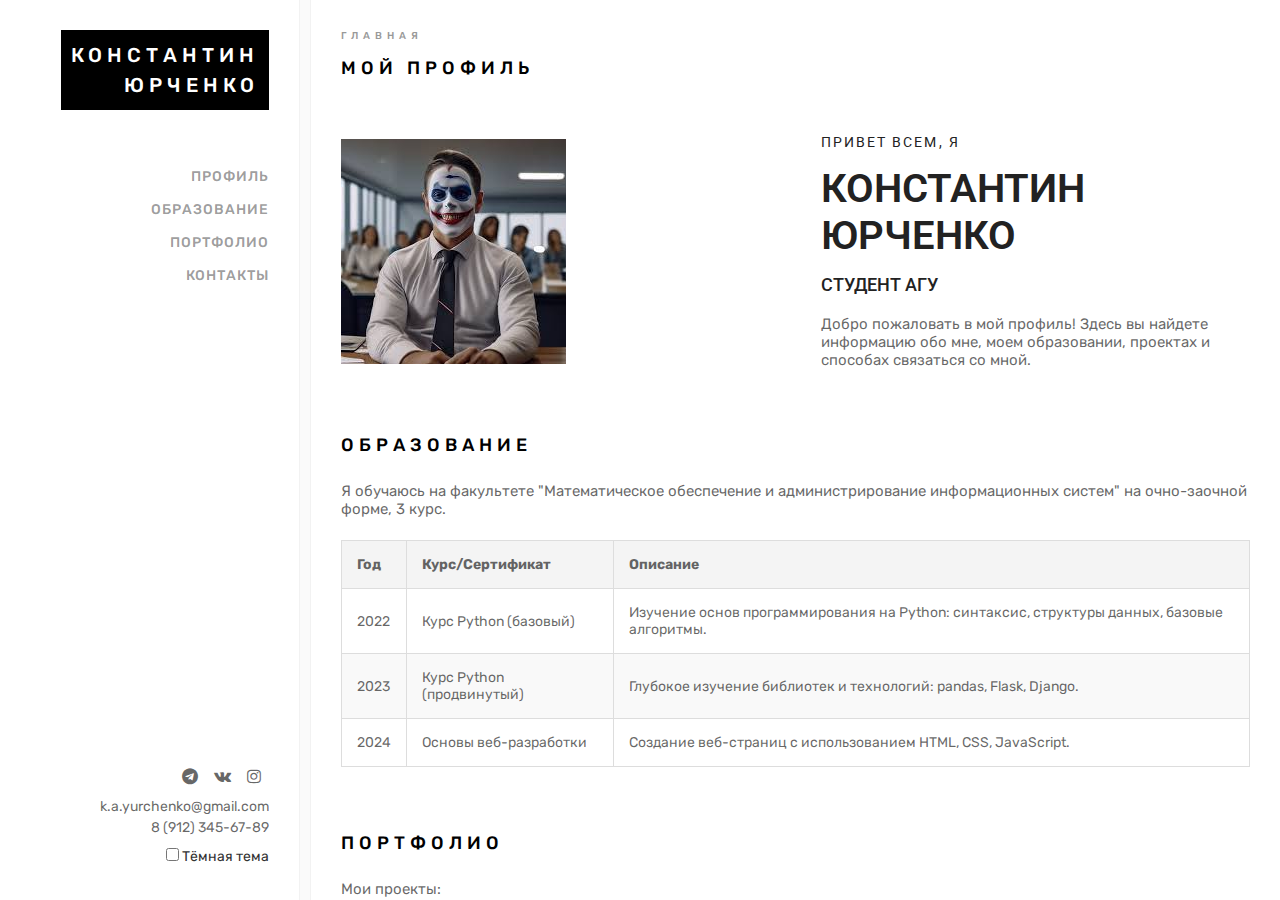
<file: index.html>
<!DOCTYPE html>
<html lang="ru">
<meta charset="UTF-8"/>
<head>
    <title>Мой профиль</title>
    <link rel="stylesheet" type="text/css" href="css/styles.css">
    <link href="https://stackpath.bootstrapcdn.com/font-awesome/4.7.0/css/font-awesome.min.css" rel="stylesheet">
    <script src="js/script.js"></script>
</head>
<body>
<div class="wrapper">
    <div class="container">
        <div class="left-content p-30">
            <div class="logo">
                <a href="index.html">
                    <span>Константин</span>
                    <span>Юрченко</span>
                </a>
            </div>
            <div class="nav">
                <ul>
                    <li><a href="#Home">Профиль</a></li>
                    <li><a href="#Education">Образование</a></li>
                    <li><a href="#Portfolio">Портфолио</a></li>
                    <li><a href="#Contacts">Контакты</a></li>
                </ul>
            </div>
            <div class="left-footer">
                <div class="social-icons">
                    <ul>
                        <li><a href="https://t.me/your_telegram"><i class="fa fa-telegram" aria-hidden="true"></i></a></li>
                        <li><a href="https://vk.com/your_vk"><i class="fa fa-vk" aria-hidden="true"></i></a></li>
                        <li><a href="https://instagram.com/your_instagram"><i class="fa fa-instagram" aria-hidden="true"></i></a></li>
                    </ul>
                </div>
                <div class="foot-contact">
                    <ul>
                        <li>k.a.yurchenko@gmail.com</li>
                        <li>8 (912) 345-67-89</li>
                    </ul>
                </div>
                <div class="foot-contact">
                    <div class="theme-switcher">
                        <label for="theme-toggle">
                            <input type="checkbox" id="theme-toggle">
                            Тёмная тема
                        </label>
                    </div>
                </div>
            </div>
        </div>
        <div class="main-content">
            <div class="section p-30" id="Home">
                <div class="sec-title">
                    <div class="pg-sub-title">Главная</div>
                    <div class="pg-title">Мой профиль</div>
                </div>
                <div class="d-flex-align-center">
                    <div class="user-img flex-1"><img src="img/personal.jpg" alt="Не мое фото"></div>
                    <div class="user-profile flex-1">
                        <div class="pro-details">
                            <div class="sm-text">ПРИВЕТ ВСЕМ, Я</div>
                            <div class="name">Константин Юрченко</div>
                            <div class="role">Студент АГУ</div>
                        </div>
                        <div class="text">Добро пожаловать в мой профиль! Здесь вы найдете информацию обо мне, моем образовании, проектах и способах связаться со мной.</div>
                    </div>
                </div>
            </div>
            <div class="section p-30" id="Education">
                <div class="sec-title-small">
                    <div class="pg-title">Образование</div>
                </div>
                <div class="text">
                    <p>Я обучаюсь на факультете "Математическое обеспечение и администрирование информационных систем" на очно-заочной форме, 3 курс.</p>
                </div>
                <table class="education-table" border="1" cellspacing="0" cellpadding="10">
                    <thead>
                    <tr>
                        <th>Год</th>
                        <th>Курс/Сертификат</th>
                        <th>Описание</th>
                    </tr>
                    </thead>
                    <tbody>
                    <tr>
                        <td>2022</td>
                        <td>Курс Python (базовый)</td>
                        <td>Изучение основ программирования на Python: синтаксис, структуры данных, базовые алгоритмы.</td>
                    </tr>
                    <tr>
                        <td>2023</td>
                        <td>Курс Python (продвинутый)</td>
                        <td>Глубокое изучение библиотек и технологий: pandas, Flask, Django.</td>
                    </tr>
                    <tr>
                        <td>2024</td>
                        <td>Основы веб-разработки</td>
                        <td>Создание веб-страниц с использованием HTML, CSS, JavaScript.</td>
                    </tr>
                    </tbody>
                </table>
            </div>
            <div class="section p-30" id="Portfolio">
                <div class="sec-title-small">
                    <div class="pg-title">Портфолио</div>
                </div>
                <div class="text">
                    <p>Мои проекты:</p>
                    <ul>
                        <li>
                            <p>Lorem ipsum dolor sit amet, consectetur adipiscing elit. Nullam id sapien vel turpis efficitur malesuada non sit amet dui. Maecenas lacinia in erat ut pulvinar. Proin iaculis semper orci. In eleifend hendrerit pulvinar. Ut viverra maximus elit. Quisque eu nibh ac enim euismod pharetra. Donec pretium pharetra felis, ut convallis nisl. Donec condimentum dui quis massa mollis placerat. Aliquam aliquam tempus sollicitudin. Praesent nec interdum orci.</p>
                        </li>
                        <li>
                            <p>Sed pellentesque mauris vitae nisi vehicula semper. Suspendisse eros tellus, placerat in enim id, pellentesque tristique elit. Mauris volutpat consequat massa lobortis convallis. Duis a imperdiet sem. Aenean vel dictum dolor, id feugiat neque. Maecenas sem nulla, consequat sed faucibus eu, vulputate et elit. Mauris consectetur velit ut risus efficitur pharetra. Donec tempus euismod turpis, sit amet venenatis nibh tempor vel. In hac habitasse platea dictumst. Praesent dictum tincidunt tortor. In hendrerit sem non elit dapibus tincidunt. Nam malesuada consequat quam, a volutpat ex rutrum vitae.</p>
                        </li>
                        <li>
                            <p>Sed venenatis facilisis lorem, ut congue lectus interdum pharetra. Curabitur augue ex, porta vitae volutpat ac, sodales sit amet orci. Phasellus sed elementum libero. Fusce pretium at tortor bibendum consectetur. Curabitur interdum congue velit, a sodales nunc sagittis ut. Sed sollicitudin efficitur nibh, a vulputate est dapibus eu. Sed nec risus volutpat, gravida risus sit amet, tincidunt justo. Integer sollicitudin lectus nec felis vulputate, a placerat orci feugiat. Quisque convallis enim a leo congue, sit amet porttitor metus posuere. Nam vitae lectus nisi. Integer sit amet accumsan libero. Praesent eu dui eget lectus porta finibus at sed justo. Aliquam eget massa commodo, sollicitudin felis non, dictum felis. Nam scelerisque laoreet enim, sed pellentesque dolor commodo quis.</p>
                        </li>
                        <li>
                            <p>Nullam facilisis augue ante, eget rutrum nulla volutpat id. Maecenas ac tellus a quam molestie vulputate. Pellentesque sollicitudin lacinia porta. Nulla gravida elit vitae nisi placerat, id pulvinar augue luctus. Pellentesque accumsan urna nunc, eu dignissim diam tincidunt at. Vivamus nec mauris eu dolor vestibulum placerat vitae vitae augue. Praesent sagittis in orci vel sollicitudin. Praesent sit amet nibh leo. Mauris at nulla sed elit suscipit vulputate. Ut ut odio quis metus finibus tristique at in leo. Curabitur tempus, elit a dictum blandit, lorem diam tempor lectus, sed interdum leo lorem non nulla. Pellentesque habitant morbi tristique senectus et netus et malesuada fames ac turpis egestas.</p>
                        </li>
                        <li>
                            <p>Orci varius natoque penatibus et magnis dis parturient montes, nascetur ridiculus mus. Proin feugiat dapibus varius. Etiam ullamcorper condimentum neque, eget ullamcorper risus fringilla vitae. Suspendisse potenti. Aenean euismod suscipit metus, eu eleifend justo consequat vitae. In pulvinar porttitor lorem, at dapibus risus vehicula sit amet. Fusce metus enim, molestie sollicitudin lobortis eu, ultricies et lacus. Maecenas vel viverra eros. Aliquam efficitur tempus odio non efficitur.</p>
                        </li>
                    </ul>
                </div>
            </div>
            <div class="section p-30" id="Contacts">
                <div class="sec-title-small">
                    <div class="pg-title">Контакты</div>
                </div>
                <div class="pr-list">
                    <ul>
                        <li><i class="fa fa-phone" aria-hidden="true"></i> 8 (912) 345-67-89</li>
                        <li><i class="fa fa-envelope" aria-hidden="true"></i> k.a.yurchenko@gmail.com</li>
                        <li><i class="fa fa-map-marker" aria-hidden="true"></i> Майкоп, Россия</li>
                    </ul>
                </div>
                <div class="social-icons-head">
                    <ul>
                        <li><a href="https://t.me/your_telegram"><i class="fa fa-telegram" aria-hidden="true"></i></a></li>
                        <li><a href="https://vk.com/your_vk"><i class="fa fa-vk" aria-hidden="true"></i></a></li>
                        <li><a href="https://instagram.com/your_instagram"><i class="fa fa-instagram" aria-hidden="true"></i></a></li>
                    </ul>
                </div>
            </div>
        </div>
    </div>
</div>
</body>
</html>
</file>
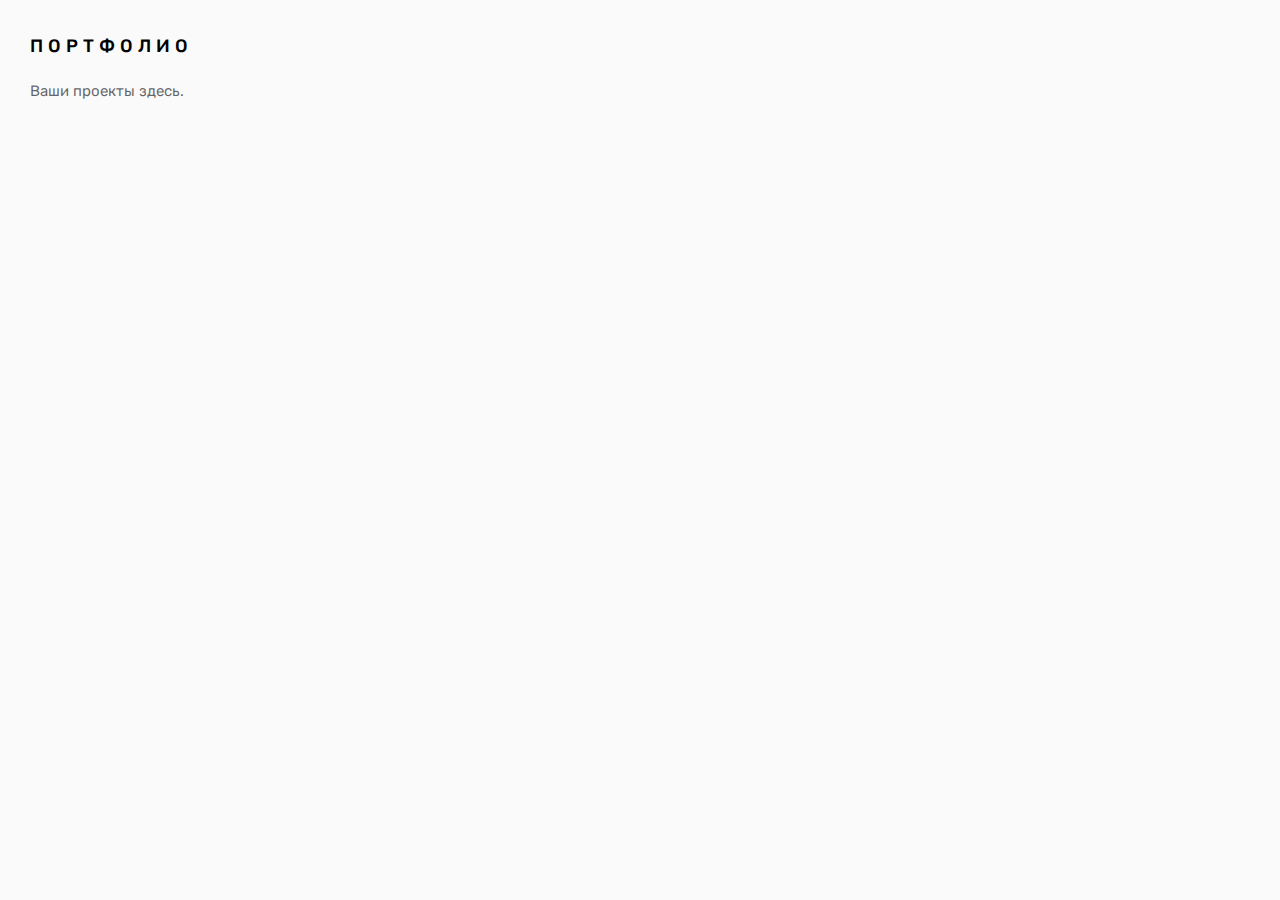
<file: portfolio.html>
<!DOCTYPE html>
<html lang="ru">
<meta charset="UTF-8"/>
<head>
    <title>Портфолио</title>
    <link rel="stylesheet" type="text/css" href="css/styles.css">
</head>
<body>
<div class="container">
    <div class="section p-30" id="Portfolio">
        <div class="sec-title-small">
            <div class="pg-title">Портфолио</div>
        </div>
        <div class="text">
            <p>Ваши проекты здесь.</p>
        </div>
    </div>
</div>
</body>
</html>
</file>
<file: css/styles.css>
@charset "utf-8";
@import url('https://fonts.googleapis.com/css?family=Rubik:300,400,500,700');
@import url('https://fonts.googleapis.com/css?family=Roboto');

*{
    margin: 0;
    padding: 0;
    box-sizing: border-box;
}
html {
    height: 100%;
}
body {
    height: 100%;
    font-family: 'Rubik', sans-serif;
    color: rgba(0, 0, 0, 0.6);
    box-sizing: border-box;
    font-size: 14px;
    overflow: hidden;
    background: #fafafa;
}
label {
    padding: 0;
    margin: 0;
}
ul, li, ol {
    padding: 0;
    margin: 0;
}
li{
    list-style: none;
}
a, img {
    border: 0;
    outline: none;
    text-decoration: none;
}
input::-moz-focus-inner {
    border: 0;
}

img {
    max-width: 100%;
    height: auto;
    vertical-align: bottom;
}
input, select, textarea, button{
    font-family: 'Muli', sans-serif;
}
input:focus, select:focus, textarea:focus, button:focus{
    outline: 0;
}

a {
    color: inherit;
    -webkit-transition: 0.5s;
    -o-transition: 0.5s;
    transition: 0.5s; }


p {
    margin-bottom: 1.5em; }

h1, h2, h3, h4, h5, h6 {
    color: #000;
    font-family: "Rubik", Arial, sans-serif;
    font-weight: 400;
    margin: 0 0 30px 0; }


i.material-icons {
    font-size: inherit;
    line-height: inherit;
}
::-webkit-scrollbar-track
{
    -webkit-box-shadow: inset 0 0 6px rgba(0,0,0,0.3);
    background-color: #F5F5F5;
}

::-webkit-scrollbar
{
    width: 5px;
    height: 5px;
    background-color: #F5F5F5;
}

::-webkit-scrollbar-thumb
{

    -webkit-box-shadow: inset 0 0 6px rgba(0,0,0,.3);
    background-color: #777;
}

/*===========================================
Text Styles CSS
============================================*/
.t-title-size{
    font-size: 18px;
}
.t-bold{
    font-weight: 600;
}
.t-normal{
    font-weight: normal;
}
.t-center{
    text-align: center;
}
.t-right{
    text-align: right;
}

/*===========================================
Padding & Margins CSS
============================================*/
.p-5{
    padding: 5px;
}
.p-10{
    padding: 10px;
}
.p-15{
    padding: 15px;
}
.p-20{
    padding: 20px;
}
.p-25{
    padding: 25px;
}
.p-30{
    padding: 30px;
}
.p-35{
    padding: 35px;
}
.p-40{
    padding: 40px;
}
.p-45{
    padding: 45px;
}
.p-50{
    padding: 50px;
}

.p-right5{
    padding-right: 5px;
}
.p-right10{
    padding-right: 10px;
}
.p-right15{
    padding-right: 15px;
}
.p-right20{
    padding-right: 20px;
}
.p-right25{
    padding-right: 25px;
}
.p-right30{
    padding-right: 30px;
}

.p-left5{
    padding-left: 5px;
}
.p-left10{
    padding-left: 10px;
}
.p-left15{
    padding-left: 15px;
}
.p-left20{
    padding-left: 20px;
}
.p-left25{
    padding-left: 25px;
}
.p-left30{
    padding-left: 30px;
}

.m-5{
    margin: 5px;
}
.m-10{
    margin: 10px;
}
.m-15{
    margin: 15px;
}
.m-20{
    margin: 20px;
}
.m-25{
    margin: 25px;
}
.m-30{
    margin: 30px;
}
.m-35{
    margin: 35px;
}
.m-40{
    margin: 40px;
}
.m-45{
    margin: 45px;
}
.m-50{
    margin: 50px;
}

/*===========================================
Display Styles
============================================*/
.d-flex{
    display: flex;
}
.d-flex-align-center{
    display: flex;
    align-items: center;
    flex-direction: row;
}
.d-flex-align-center-column{
    display: flex;
    align-items: center;
    flex-direction: column;
}
.flex-1{
    flex: 1;
}
.flex-2{
    flex: 2;
}

/*===========================================
Page Styles
============================================*/

.wrapper {
    width: 100%;
    height: 100%;
}


.container {
    height: 100%;
    display: flex;
    flex-direction: row;
}

.left-content {
    width: 300px;
    overflow-y: auto;
    height: 100%;
    background: #fff;
    border-right: 1px solid rgba(221, 221, 221, 0.38);
    display: flex;
    flex-direction: column;
}

.main-content {
    flex: 1;
    overflow-y: auto;
    margin-left: 10px;
    background: #fff;
    border-left: 1px solid rgba(221, 221, 221, 0.38);
}
.logo {
    display: flex;
    justify-content: flex-end;
}

.logo a {
    color: #fff;
    text-align: right;
    background: #000;
    display: flex;
    flex-direction: column;
    padding: 10px;
    font-size: 20px;
    text-transform: uppercase;
    letter-spacing: 5px;
    line-height: 30px;
    font-weight: 500;
}

.nav {
    flex: 1;
    /* display: flex; */
    justify-content: flex-end;
    margin: 50px 0px;
}

.nav ul li, .nav ul li a {
    display: flex;
    justify-content: flex-end;
}

.nav ul li a {
    padding: 8px 0px;
    text-transform: uppercase;
    color: rgba(0, 0, 0, 0.4);
    letter-spacing: 1px;
    font-weight: 500;
    position: relative;
}

.nav ul li a:hover {
    color: #000;
}
.nav ul li a:after {
    content: "";
    width: 0;
    height: 1px;
    background: #000;
    position: absolute;
    bottom: 5px;
    left: 0;
    right: 0;
    -webkit-transform: scaleX(0);
    -moz-transform: scaleX(0);
    -ms-transform: scaleX(0);
    -o-transform: scaleX(0);
    transform: scaleX(0);
    -webkit-transition: all 0.3s cubic-bezier(0.175, 0.885, 0.32, 1.275);
    -moz-transition: all 0.3s cubic-bezier(0.175, 0.885, 0.32, 1.275);
    -ms-transition: all 0.3s cubic-bezier(0.175, 0.885, 0.32, 1.275);
    -o-transition: all 0.3s cubic-bezier(0.175, 0.885, 0.32, 1.275);
    transition: all 0.3s cubic-bezier(0.175, 0.885, 0.32, 1.275);
}

.nav ul li a:hover:after {
    width: 100%;
    -webkit-transform: scaleX(1);
    -moz-transform: scaleX(1);
    -ms-transform: scaleX(1);
    -o-transform: scaleX(1);
    transform: scaleX(1);
}

.left-footer {
    color: rgba(0, 0, 0, 0.6);
    display: flex;
    flex-direction: column;
    justify-content: flex-end;
}

.foot-contact, .social-icons ul, .copy-rights {
    display: flex;
    justify-content: flex-end;
}

.social-icons ul li {
    display: flex;
    justify-content: flex-end;
    flex-direction: row;
}

.foot-contact ul {
    display: flex;
    flex-direction: column;
}

.foot-contact ul li {
    justify-content: flex-end;
    display: flex;
    margin: 2px 0px;
}

.foot-contact {
    margin: 5px 0px;
}

.social-icons ul li a {
    padding: 5px 8px;
    font-size: 16px;
}


.social-icons ul li a:hover {
    color: #000;
    transform: scale(1.2) translateY(-5px);
}
.user-profile {
    padding-left: 50px;
}

.sm-text {
    letter-spacing: 2.1px;
    font-weight: normal;
    color: #222222;
    font-size: 14px;
    font-family: "Roboto", sans-serif;
    text-transform: uppercase;
}

.name {
    font-size: 40px;
    text-transform: uppercase;
    margin: 15px 0px;
    color: #222222;
    font-family: "Roboto", sans-serif;
    font-weight: 600;
}

.role {
    font-size: 18px;
    font-weight: 500;
    font-family: "Roboto", sans-serif;
    text-transform: uppercase;
    margin-bottom: 20px;
    color: #222222;
}

.text {
    font-size: 15px;
}

.pr-list {
    margin: 30px 0px;
}

.pr-list ul li {
    margin-bottom: 8px;
}

.pr-list ul li i {
    width: 18px;
}
.social-icons-head ul {
    display: flex;
}

.social-icons-head ul li a {
    padding: 5px 10px;
    font-size: 22px;
    transition: all .3s;
    display: flex;
}

.social-icons-head {}

.social-icons-head ul li:nth-child(1) a {
    padding-left: 0;
}

.social-icons-head ul li a:hover {
    color: #000;
    transform: scale(1.2) translateY(-5px);
}
.sec-title {
    margin-bottom: 50px;
}

.sec-title-small {
    margin-bottom: 20px;
}

.pg-title {
    font-size: 18px;
    font-weight: 500;
    text-transform: uppercase;
    letter-spacing: 5px;
    line-height: 1.8;
    color: #000;
}

.pg-sub-title {
    margin-bottom: 10px;
    display: block;
    font-size: 10px;
    text-transform: uppercase;
    color: #999999;
    font-weight: 500;
    letter-spacing: 5px;
}

.education-table {
    width: 100%;
    border-collapse: collapse;
    margin-top: 20px;
}
.education-table th, .education-table td {
    padding: 15px;
    text-align: left;
    border: 1px solid #ddd;
}
.education-table th {
    background-color: #f4f4f4;
    font-weight: bold;
}
.education-table tr:nth-child(even) {
    background-color: #f9f9f9;
}
.education-table tr:hover {
    background-color: #f1f1f1;
}

.theme-switcher {
    background: none;
    border: none;
    color: #333;
    font-size: 14px;
    cursor: pointer;
    transition: color 0.3s, transform 0.3s;
}

.theme-switcher:hover {
    transform: scale(1.1);
}

/*===========================================
Dark theme
============================================*/

body.dark-theme {
    background: #1e1e1e;
    color: rgba(255, 255, 255, 0.87);
}

body.dark-theme .left-content {
    background: #2d2d2d;
    border-right: 1px solid rgba(255, 255, 255, 0.12);
}

body.dark-theme .main-content {
    background: #2d2d2d;
    border-left: 1px solid rgba(255, 255, 255, 0.12);
}

body.dark-theme .logo a {
    background: #444;
    color: #fff;
}

body.dark-theme .nav ul li a {
    color: rgba(255, 255, 255, 0.6);
}

body.dark-theme .nav ul li a:hover {
    color: #fff;
}

body.dark-theme .nav ul li a:after {
    background: #fff;
}

body.dark-theme .social-icons ul li a i,
body.dark-theme .foot-contact ul li {
    color: rgba(255, 255, 255, 0.87);
}

body.dark-theme .pro-details div {
    color: #fff;
}

body.dark-theme .pg-title {
    color: rgba(255, 255, 255, 0.87);
}

body.dark-theme .education-table {
    background: #2a2a2a;
    color: rgba(255, 255, 255, 0.87);
    border-collapse: collapse;
}

body.dark-theme .education-table th {
    background: #3a3a3a;
    color: rgba(255, 255, 255, 0.87);
    border: 1px solid rgba(255, 255, 255, 0.12);
}

body.dark-theme .education-table td {
    background: #2a2a2a;
    color: rgba(255, 255, 255, 0.87);
    border: 1px solid rgba(255, 255, 255, 0.12);
}

body.dark-theme .education-table a {
    color: #76c7c0;
}

body.dark-theme .education-table a:hover {
    color: #a7e0da;
}

body.dark-theme .theme-switcher {
    color: rgba(255, 255, 255, 0.87);
}

body.dark-theme .theme-switcher:hover {
    color: #fff;
}
</file>
